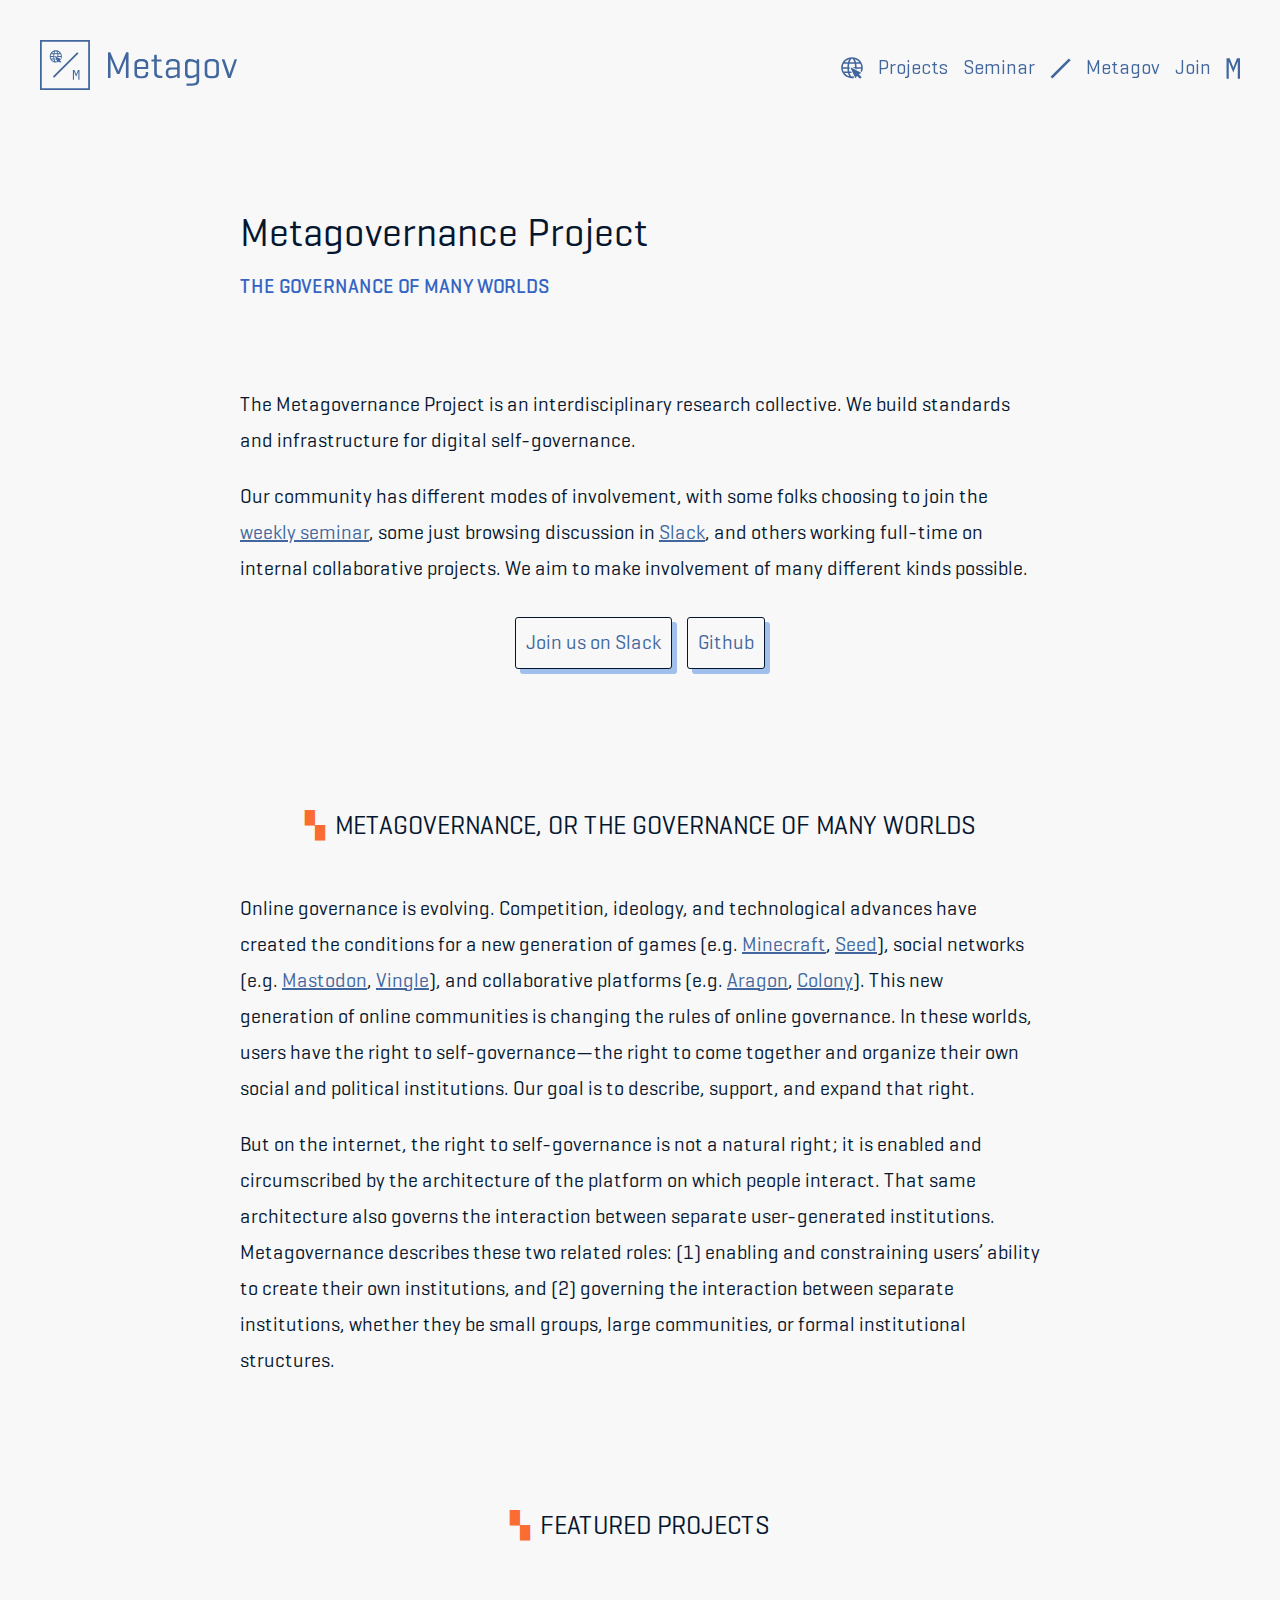
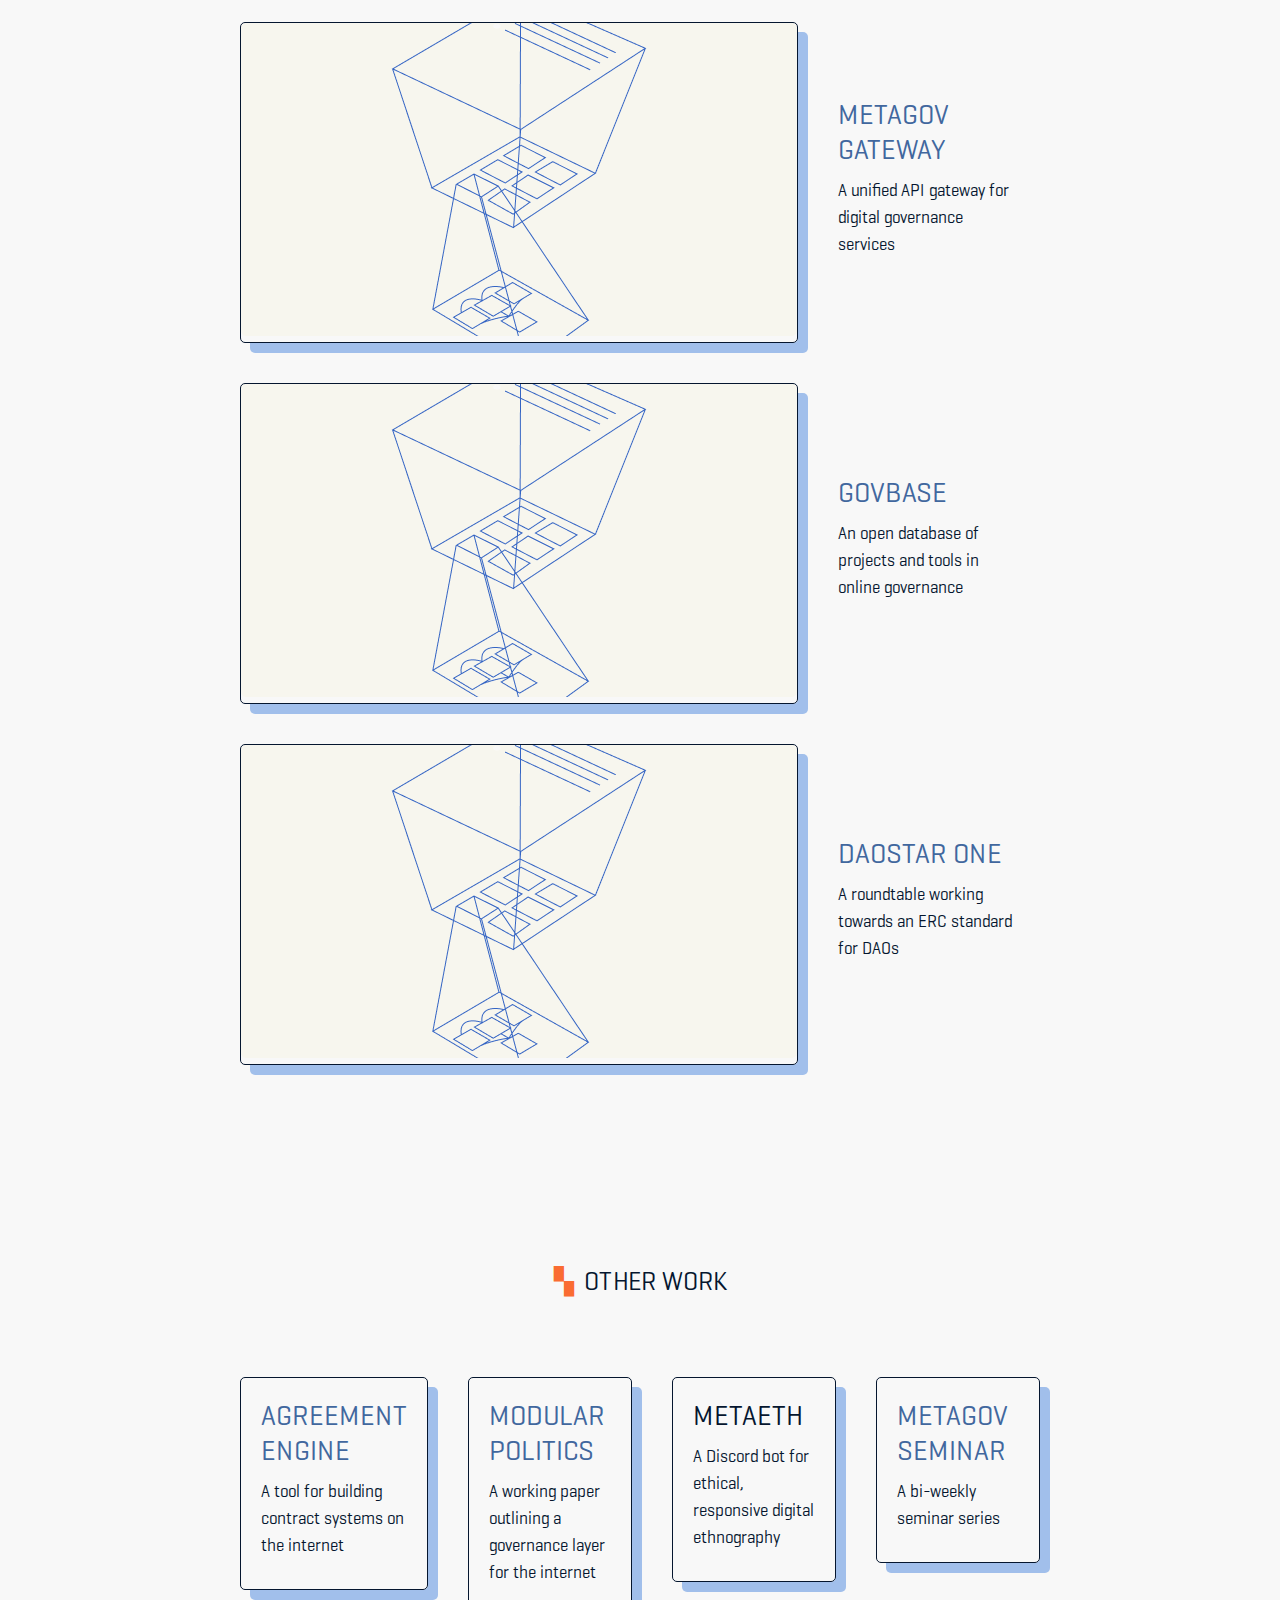
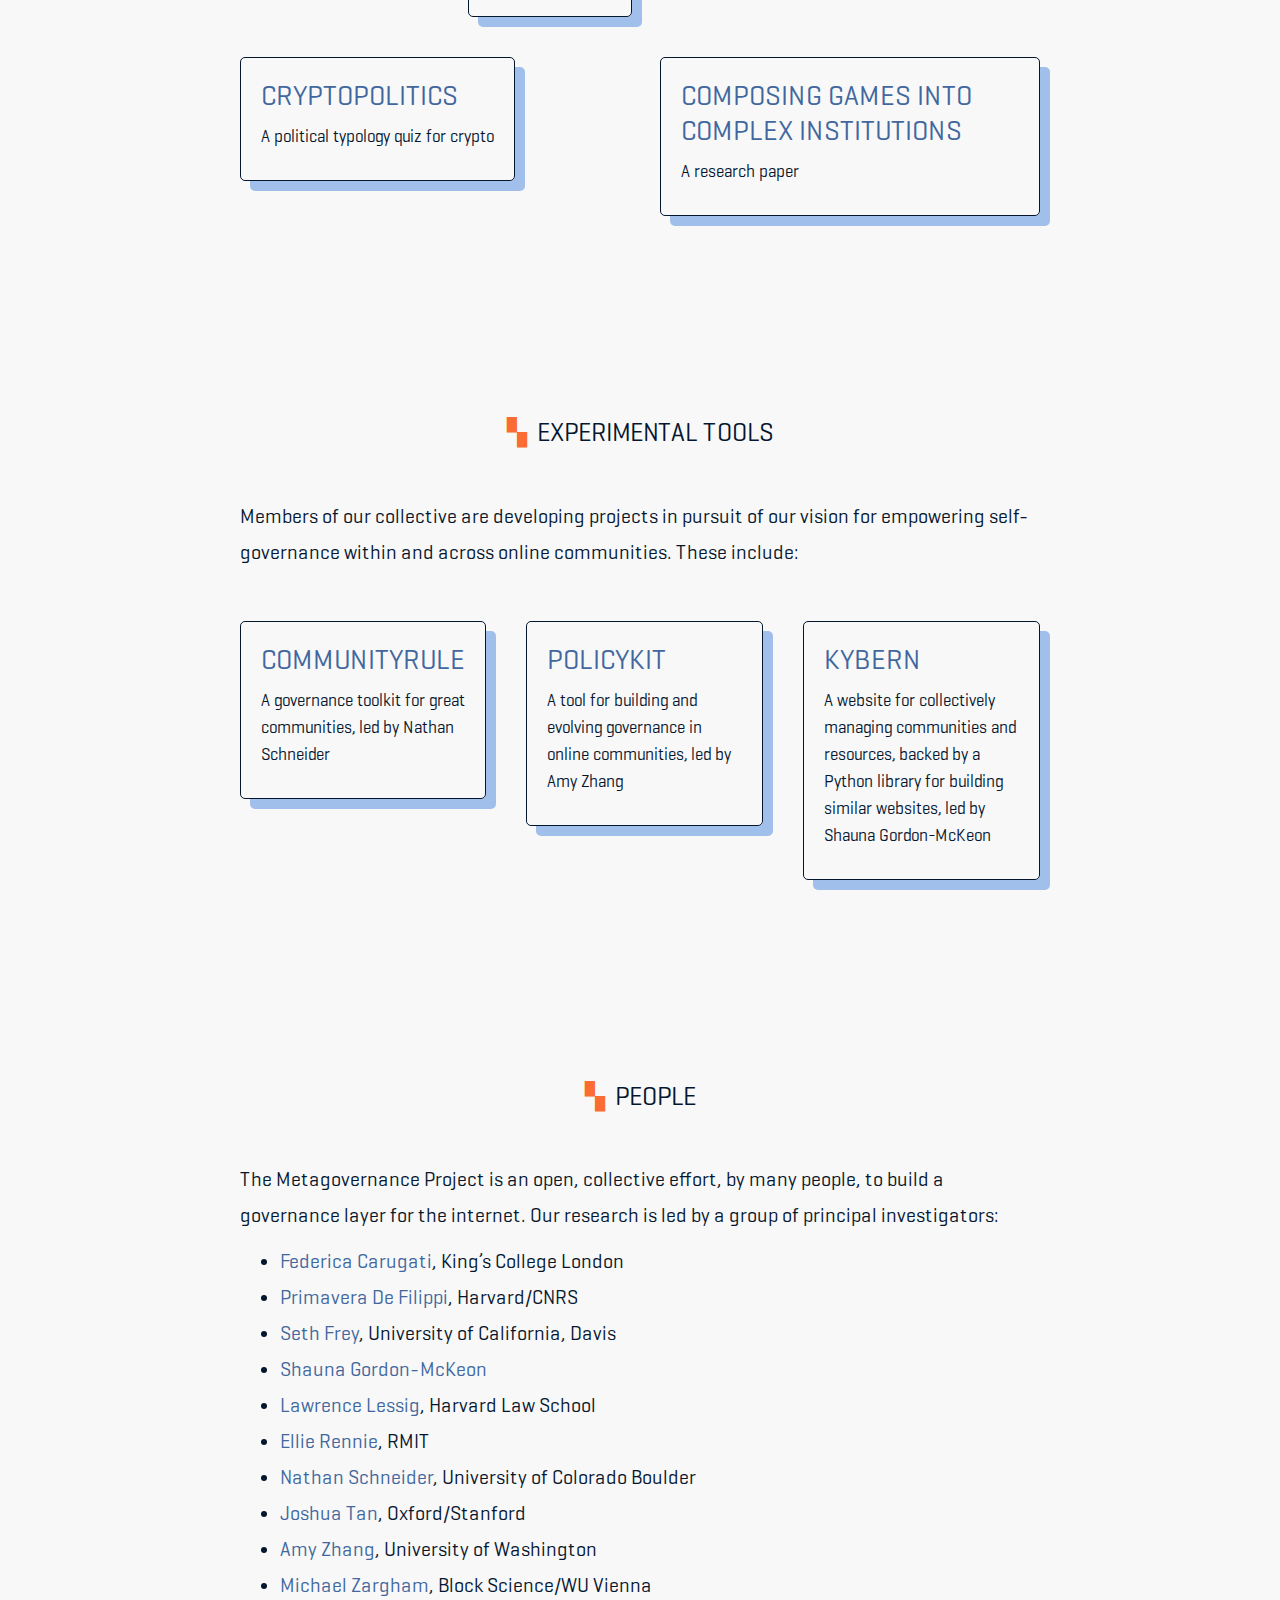
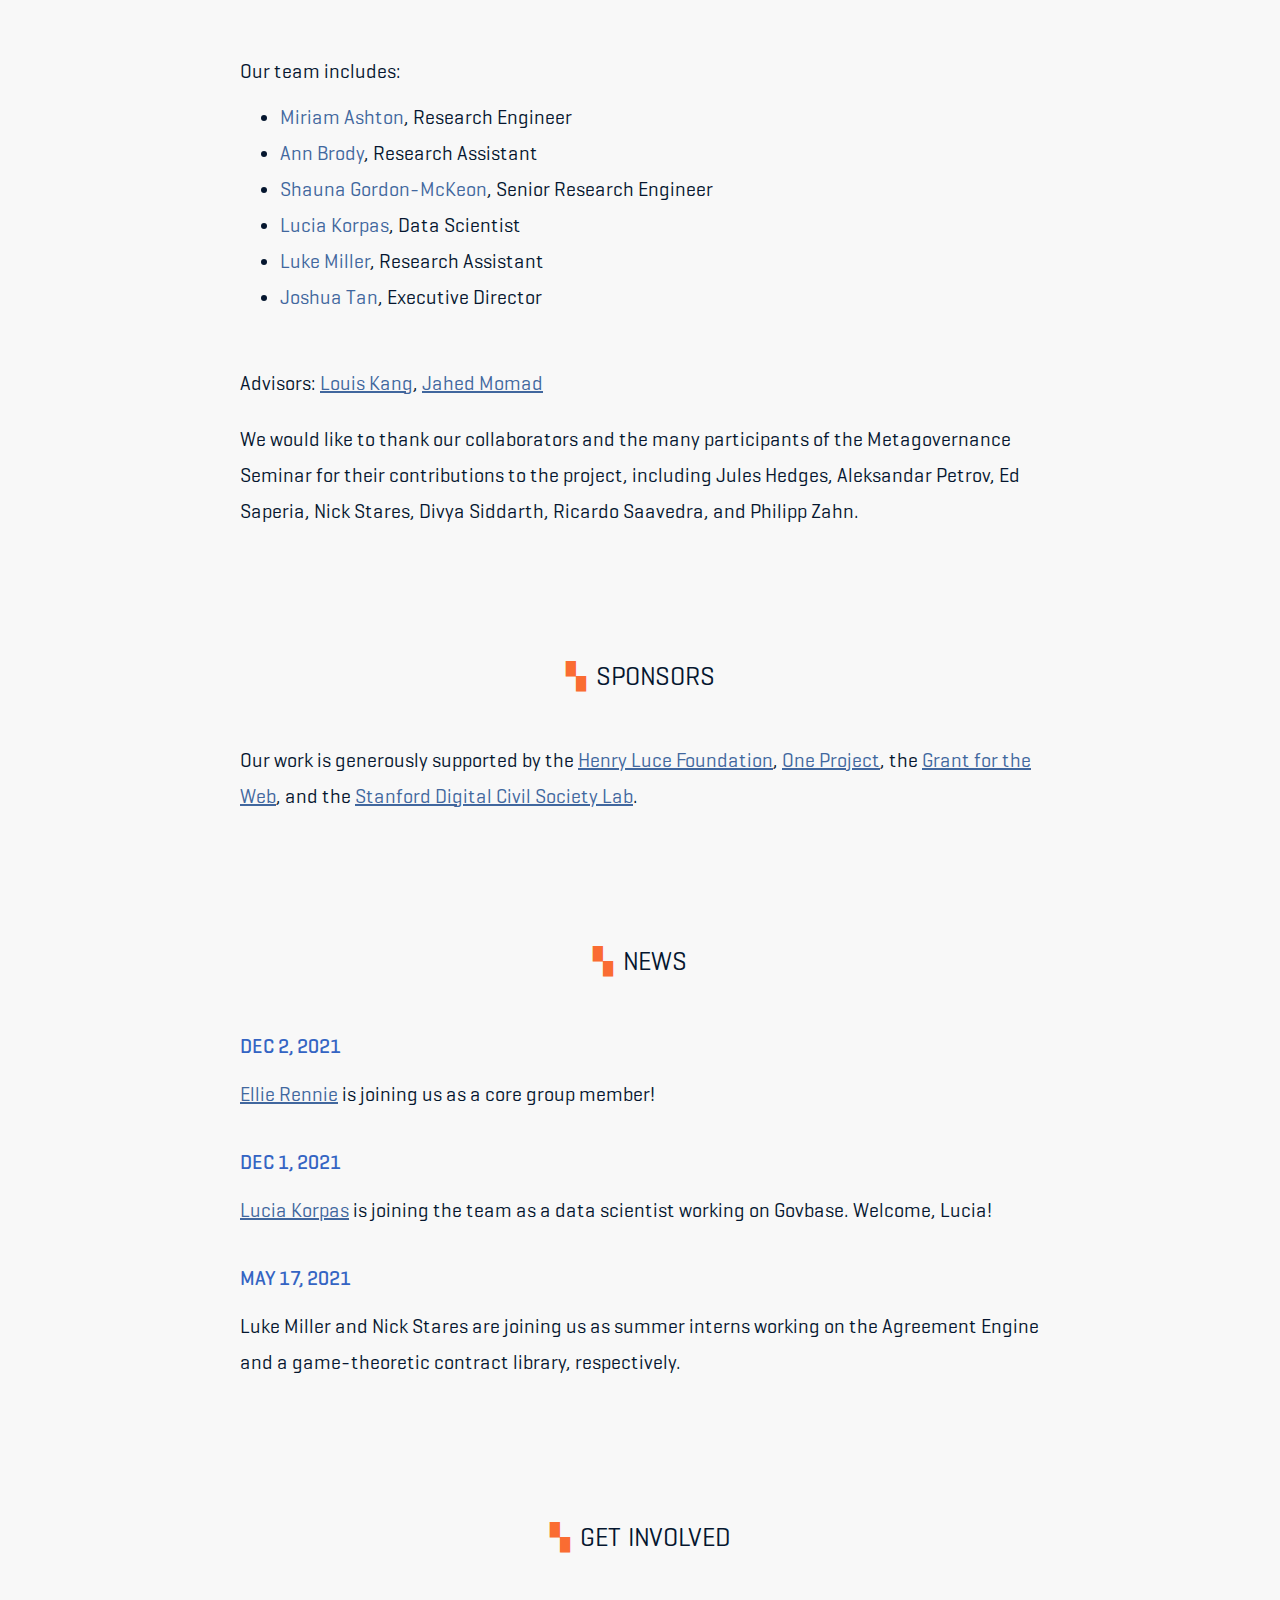
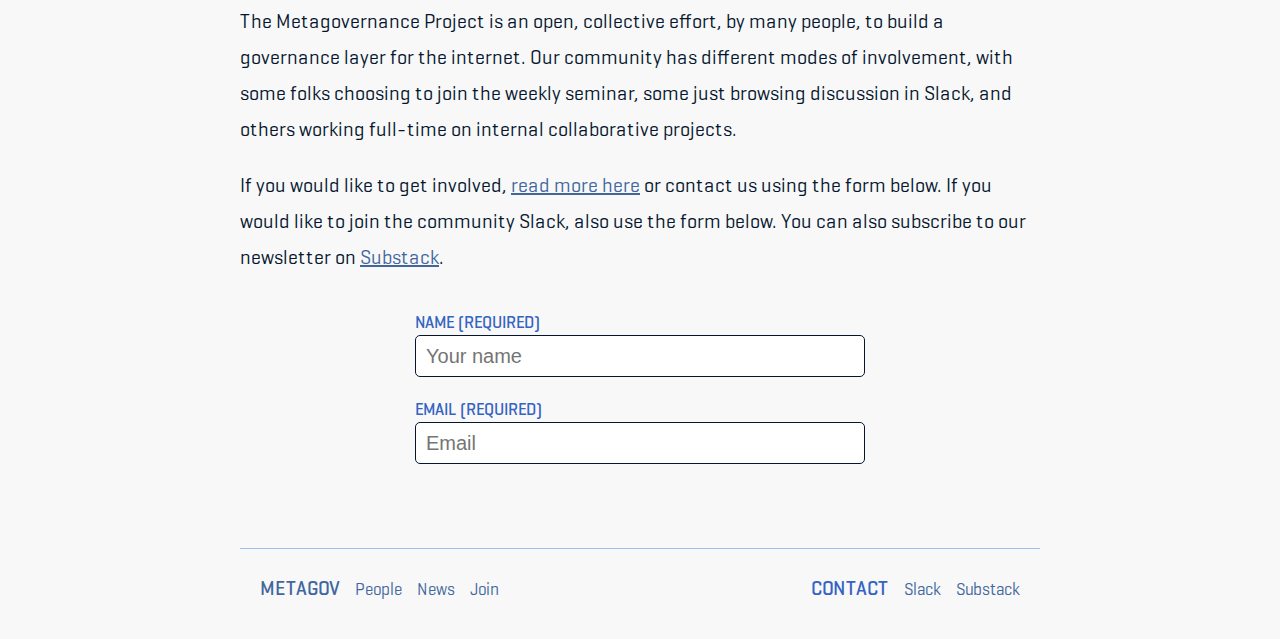
<file: index.html>
<!doctype html>
<html>
<head>
	<meta charset="utf-8">
	<meta name="description" content="">
	<meta name="viewport" content="width=device-width, initial-scale=1">
	<title>Metagov | Gateway</title>

	<link rel="stylesheet" href="assets/style.css">
	<link rel="stylesheet" href="https://cdnjs.cloudflare.com/ajax/libs/animate.css/4.1.1/animate.min.css" />

</head>

<body data-spy="scroll" data-offset="0">

	<header>
		<a href="index.html"><img src="img/logo_full.svg" class="logo" /></a>
		
		<nav class="menu">
			<img src="img/globe.svg" height="22px" />
			<a href="/projects">Projects</a>
			<a href="/seminar">Seminar</a>
			<img src="img/slash.svg" height="21px" />
			<a href="/about">Metagov</a>
			<a href="/join">Join</a>
			<img src="img/M.svg" height="21px" />
		</nav>
	</header>


	<main class="main">

		<section>
			<div class="title">
				<h1>Metagovernance Project</h1>
				<h4>The governance of many worlds</h4>
			</div>

			<p>The Metagovernance Project is an interdisciplinary research collective. We build standards and infrastructure for digital self-governance.</p>

			<p>Our community has different modes of involvement, with some folks choosing to join the <a href="seminar.html">weekly seminar</a>, some just browsing discussion in <a href="">Slack</a>, and others working full-time on internal collaborative projects. We aim to make involvement of many different kinds possible.</p>

			<div class="cta">
				<a href="https://metagov.slack.com/" target="_blank" class="btn">Join us on Slack</a>
				<a href="https://github.com/metagov" target="_blank" class="btn">Github</a>
			</div>
		</section>

		<section id="about">
			<h2>Metagovernance, or the governance of many worlds</h2>

			<p>Online governance is evolving. Competition, ideology, and technological advances have created the conditions for a new generation of games (e.g.  <a href="https://www.minecraft.net/en-us/realms/" target="_blank">Minecraft</a>, <a href="http://seed-project.io/" target="_blank">Seed</a>), social networks (e.g. <a href="https://joinmastodon.org/" target="_blank">Mastodon</a>, <a href="http://vingle.net/" target="_blank">Vingle</a>), and collaborative platforms (e.g. <a href="https://aragon.org/" target="_blank">Aragon</a>, <a href="https://colony.io/" target="_blank">Colony</a>). This new generation of online communities is changing the rules of online governance. In these worlds, users have the right to self-governance—the right to come together and organize their own social and political institutions. Our goal is to describe, support, and expand that right.</p>

			<p>But on the internet, the right to self-governance is not a natural right; it is enabled and circumscribed by the architecture of the platform on which people interact. That same architecture also governs the interaction between separate user-generated institutions. Metagovernance describes these two related roles: (1) enabling and constraining users’ ability to create their own institutions, and (2) governing the interaction between separate institutions, whether they be small groups, large communities, or formal institutional structures.</p>

		</section>


		<section id="projects">
			<h2>Featured Projects</h2>

			<div class="projects featured">

				<div class="project">
					<div class="thumbnail">
						<a href="https://gateway.metagov.org/">
							<img src="img/project.png" alt="" />
						</a>
					</div>
					
					<div class="description">
						<h3><a href="https://gateway.metagov.org/">Metagov Gateway</a></h3>
						<p class="small">A unified API gateway for digital governance services</p>
					</div>
				</div>

				<div class="project">
					<div class="thumbnail">
						<a href="https://www.metagov.org/govbase">
							<img src="img/project.png" alt="" />
						</a>
					</div>
					
					<div class="description">
						<h3><a href="https://www.metagov.org/govbase">Govbase</a></h3>
						<p class="small">An open database of projects and tools in online governance</p>
					</div>
				</div>

				<div class="project">
					<div class="thumbnail">
						<a href="https://daostar.one/">
							<img src="img/project.png" alt="" />
						</a>
					</div>
					
					<div class="description">
						<h3><a href="https://daostar.one/">DAOstar One</a></h3>
						<p class="small">A roundtable working towards an ERC standard for DAOs</p>
					</div>
				</div>
			</div>
		</section>

		<section id="work">
			<h2>Other work</h2>

			<div class="projects">


				<div class="project">
					<div class="thumbnail">
						<div class="description">
							<h3><a href="https://metagov.org/agreements">Agreement Engine</a></h3>
							<p class="small">A tool for building contract systems on the internet</p>
						</div>
					</div>
				</div>

				<div class="project">
					<div class="thumbnail">
						<div class="description">
							<h3><a href="https://www.metagov.org/modpol">Modular Politics</a></h3>
							<p class="small">A working paper outlining a governance layer for the internet</p>
						</div>
					</div>
				</div>


				<div class="project">
					<div class="thumbnail">
						<div class="description">
							<h3>Metaeth</h3>
							<p class="small">A Discord bot for ethical, responsive digital ethnography</p>
						</div>
					</div>
				</div>

				<div class="project">
					<div class="thumbnail">
						<div class="description">
							<h3><a href="https://metagov.org/seminar/">Metagov Seminar</a></h3>
							<p class="small">A bi-weekly seminar series</p>
						</div>
					</div>
				</div>

				<div class="project">
					<div class="thumbnail">
						<div class="description">
							<h3><a href="https://metagov.org/cryptopolitics">Cryptopolitics</a></h3>
							<p class="small">A political typology quiz for crypto</p>
						</div>
					</div>
				</div>

				<div class="project">
					<div class="thumbnail">
						<div class="description">
							<h3><a href="https://arxiv.org/abs/2108.05318">Composing games into complex institutions</a></h3>
							<p class="small">A research paper</p>
						</div>
					</div>
				</div>

			</div>
		</section>


		<section id="tools">
			<h2>Experimental Tools</h2>

			<p>Members of our collective are developing projects in pursuit of our vision for empowering self-governance within and across online communities. These include:</p>

			<div class="projects">
				<div class="project">
					<div class="thumbnail">
						<div class="description">
							<h3><a href="https://communityrule.info/" target="_blank">CommunityRule</a></h3>
							<p class="small">A governance toolkit for great communities, led by Nathan Schneider</p>
						</div>
					</div>
				</div>

				<div class="project">
					<div class="thumbnail">
						<div class="description">
							<h3><a href="https://policykit.org/" target="_blank">PolicyKit</a></h3>
							<p class="small">A tool for building and evolving governance in online communities, led by Amy Zhang</p>
						</div>
					</div>
				</div>

				<div class="project">
					<div class="thumbnail">
						<div class="description">
							<h3><a href="http://www.kybern.org/" target="_blank">Kybern</a></h3>
							<p class="small">A website for collectively managing communities and resources, backed by a Python library for building similar websites, led by Shauna Gordon-McKeon</p>
						</div>
					</div>
				</div>

			</div>

		</section>


		<section id="people">
			<h2>People</h2>

			<p>The Metagovernance Project is an open, collective effort, by many people, to build a governance layer for the internet. Our research is led by a group of principal investigators:</p>

			<ul class="people">
				<li><a href="https://casbs.stanford.edu/people/federica-carugati" target="_blank">Federica Carugati</a>, King’s College London</li>
			
				<li><a href="https://cyber.harvard.edu/people/pdefilippi" target="_blank">Primavera De Filippi</a>, Harvard/CNRS</li>
			
				<li><a href="https://communication.ucdavis.edu/people/sethfrey" target="_blank">Seth Frey</a>, University of California, Davis</li>

				<li><a href="http://www.shaunagm.net/" target="_blank">Shauna Gordon-McKeon</a></li>
			
				<li><a href="http://www.lessig.org/about/" target="_blank">Lawrence Lessig</a>, Harvard Law School</li>
			
				<li><a href="https://www.rmit.edu.au/contact/staff-contacts/academic-staff/r/rennie-professor-ellie" target="_blank">Ellie Rennie</a>, RMIT</li>
			
				<li><a href="https://www.colorado.edu/cmci/people/media-studies/nathan-schneider" target="_blank">Nathan Schneider</a>, University of Colorado Boulder</li>
			
				<li><a href="http://www.joshuatan.com/research/" target="_blank">Joshua Tan</a>, Oxford/Stanford</li>
			
				<li><a href="https://homes.cs.washington.edu/~axz/" target="_blank">Amy Zhang</a>, University of Washington</li>
			
				<li><a href="https://www.linkedin.com/in/mczargham" target="_blank">Michael Zargham</a>, Block Science/WU Vienna</li>
			</ul>
			
			<p>Our team includes:</p>

			<ul class="people">
				<li><a href="https://www.linkedin.com/in/miriamashton/" target="_blank">Miriam Ashton</a>, Research Engineer</li>
			
				<li><a href="https://www.linkedin.com/in/ann-brody-b22aa782/?originalSubdomain=ca" target="_blank">Ann Brody</a>, Research Assistant</li>
			
				<li><a href="http://www.shaunagm.net/" target="_blank">Shauna Gordon-McKeon</a>, Senior Research Engineer</li>
			
				<li><a href="https://twitter.com/luciakorpas" target="_blank">
						Lucia Korpas</a>, Data Scientist</li>

				<li><a href="https://github.com/lukvmil" target="_blank">
						Luke Miller</a>, Research Assistant</li>

				<li><a href="http://www.joshuatan.com/research/" target="_blank">
						Joshua Tan</a>, Executive Director</li>
			</ul>

			<p>Advisors: <a href="https://www.media.mit.edu/people/jskang/overview/" target="_blank">Louis Kang</a>, <a href="http://jahedmomand.com/" target="_blank">Jahed Momad</a></p>

			<p>We would like to thank our collaborators and the many participants of the Metagovernance Seminar for their contributions to the project, including Jules Hedges, Aleksandar Petrov, Ed Saperia, Nick Stares, Divya Siddarth, Ricardo Saavedra, and Philipp Zahn.</p>

		</section>


		<section id="sponsors">
			<h2>Sponsors</h2>

			<p>Our work is generously supported by the <a href="https://github.com/lukvmil" target="_blank">Henry Luce Foundation</a>, <a href="http://oneproject.org/" target="_blank">One Project</a>, the <a href="https://www.grantfortheweb.org/" target="_blank">Grant for the Web</a>, and the <a href="https://pacscenter.stanford.edu/research/digital-civil-society-lab/" target="_blank">Stanford Digital Civil Society Lab</a>.</p>			
		</section>



		<section id="sponsors">
			<h2>News</h2>

			<div class="news">
				<h4>Dec 2, 2021</h4>
				<p><a href="https://www.rmit.edu.au/contact/staff-contacts/academic-staff/r/rennie-professor-ellie" target="_blank">Ellie Rennie</a> is joining us as a core group member!</p>
			</div>

			<div class="news">
				<h4>Dec 1, 2021</h4>
				<p><a href="https://twitter.com/luciakorpas" target="_blank">Lucia Korpas</a> is joining the team as a data scientist working on Govbase. Welcome, Lucia!</p>
			</div>

			<div class="news">
				<h4>May 17, 2021</h4>
				<p>Luke Miller and Nick Stares are joining us as summer interns working on the Agreement Engine and a game-theoretic contract library, respectively.</p>
			</div>

		</section>



		<section id="sponsors">
			<h2>Get Involved</h2>

			<p>The Metagovernance Project is an open, collective effort, by many people, to build a governance layer for the internet. Our community has different modes of involvement, with some folks choosing to join the weekly seminar, some just browsing discussion in Slack, and others working full-time on internal collaborative projects.</p>
			
			<p>If you would like to get involved, <a href="https://docs.google.com/document/d/e/2PACX-1vTqTS_6RUZMqh4qlL7WuVyrfMpLM-R6X3M9P2dxyK-fjbyio9J2yiVGPOW3jksjVYbb9a24HJyhJ3qB/pub" target="_blank">read more here</a> or contact us using the form below. If you would like to join the community Slack, also use the form below. You can also subscribe to our newsletter on <a href="https://metagov.substack.com/" target="_blank">Substack</a>.</p>

			<form>
				<label>Name (required)</label>
				<input placeholder="Your name" type="text" >
	
				<label>Email (required)</label>
				<input placeholder="Email" type="text">
			</form>
			
		</section>

	</main>

	<footer>
		<div>
			<h4><a href="https://metagov.org" target="_blank">Metagov</a></h4>
			<a href="/people">People</a>
			<a href="/news">News</a>
			<a href="/join">Join</a>
		</div>
		<div>
			<h4>Contact</h4>
			<a href="https://metagov.slack.com/" target="_blank">Slack</a>
			<a href="https://metagov.substack.com/" target="_blank">Substack</a>
		</div>
	</footer>


	<script src="assets/main.js"></script>

</body>
</html>
</file>
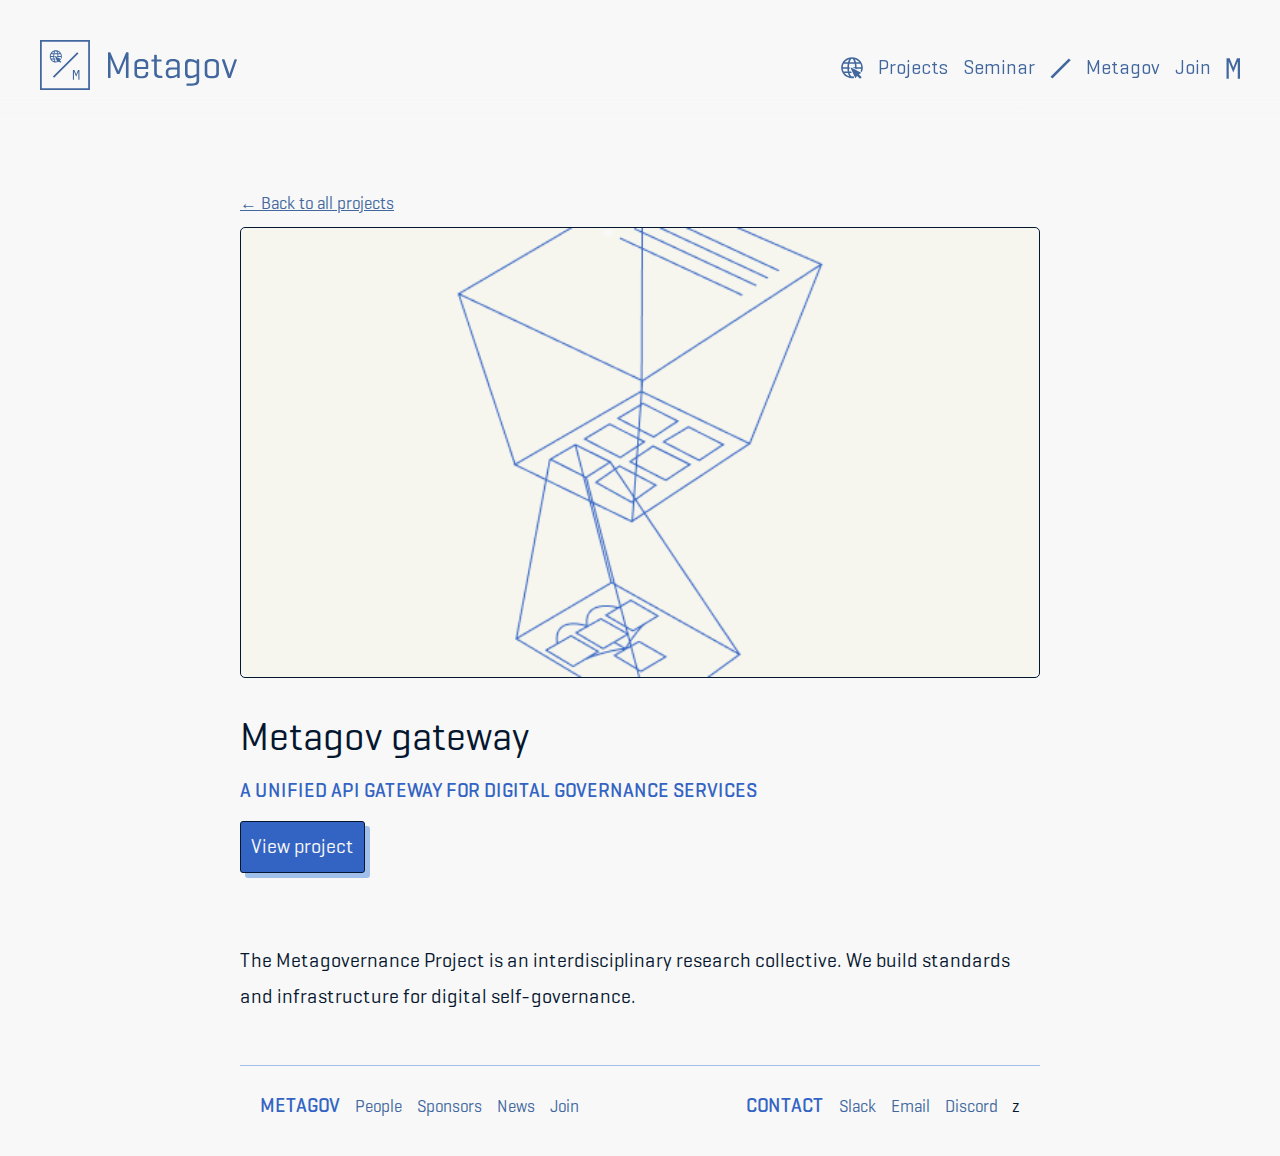
<file: project.html>
<!doctype html>
<html>
<head>
	<meta charset="utf-8">
	<meta name="description" content="">
	<meta name="viewport" content="width=device-width, initial-scale=1">
	<title>Metagov | Gateway</title>

	<link rel="stylesheet" href="assets/style.css">
	<link rel="stylesheet" href="https://cdnjs.cloudflare.com/ajax/libs/animate.css/4.1.1/animate.min.css" />

	<script src="https://get.mavo.io/stable/mavo.js"></script>
	<link rel="stylesheet" href="https://get.mavo.io/stable/mavo.css">

</head>

<body data-spy="scroll" data-offset="0">

	<header>
		<a href="index.html"><img src="img/logo_full.svg" class="logo" /></a>

		<nav class="menu">
			<img src="img/globe.svg" height="22px" />
			<a href="">Projects</a>
			<a href="">Seminar</a>
			<img src="img/slash.svg" height="21px" />
			<a href="">Metagov</a>
			<a href="">Join</a>
			<img src="img/M.svg" height="21px" />
		</nav>
	</header>


	<main class="main">

		<section>
			<div class="feature">
				<p class="small"><a href="index.html">&larr; Back to all projects</a></p>
				<img src="img/project.png" alt="" />
			</div>
			<div class="title">
				<h1>Metagov gateway</h1>
				<h4>A unified API gateway for digital governance services</h4>

				<a href="#" class="btn primary">View project</a>
			</div>

			<p>The Metagovernance Project is an interdisciplinary research collective. We build standards and infrastructure for digital self-governance.</p>
		</section>

	</main>

	<footer>
		<div>
			<h4>Metagov</h4>
			<a href="">People</a>
			<a href="">Sponsors</a>
			<a href="">News</a>
			<a href="https://metagov.org/join">Join</a>
		</div>
		<div>
			<h4>Contact</h4>
			<a href="">Slack</a>
			<a href="">Email</a>
			<a href="">Discord</a>z
		</div>
	</footer>


	<script src="assets/main.js"></script>

</body>
</html>
</file>
<file: assets/style.css>
/* Font imports */
@font-face {
  font-family: 'Geogrotesque';
  src: url('Geogrotesque-Medium.woff2') format('woff2'),
      url('Geogrotesque-Medium.woff') format('woff');
  font-weight: bold;
  font-style: normal;
  font-display: swap;
}

@font-face {
  font-family: 'Geogrotesque';
  src: url('Geogrotesque-Regular.woff2') format('woff2'),
      url('Geogrotesque-Regular.woff') format('woff');
  font-weight: normal;
  font-style: normal;
  font-display: swap;
}




/* Global settings */
*,
*::before,
*::after {
  box-sizing: border-box;
}


:root {
  --clr-light: #F8F8F8;
  --clr-dark: #05162F;
  --clr-primary1: #3464C3;
  --clr-primary2: #41679E;
  --clr-primary3: #A1BFEB;
  --clr-secondary1: #F8E441;
  --clr-secondary2: #FFEDBF;
  --clr-accent: #FA6C32;
  --font: 'Geogrotesque', 'Roboto Condensed', 'Roboto', 'Arial', sans-serif;
  font-size: 20px;
}

/* small screens */
@media (max-width: 640px) {
  :root {
    font-size: 18px;
  }
}

/* large screens */
@media (min-width: 1620px) {
  :root {
    font-size: 22px;
  }
}


/* Typography */
html {
  scroll-behavior: smooth;
}

body {
  background-color: var(--clr-light);
  color: var(--clr-dark);
  font-family: var(--font);
  line-height: 24px;
  font-weight: normal;
  margin: 0;
}

h1 {
  font-size: 2rem;
  line-height: 2.5rem;
  font-weight: normal;
  color: var(--clr-dark);
}
h2 {
  font-size: 1.3rem;
  line-height: 1.25em;
  font-weight: 500;
  text-transform: uppercase;
  margin: 2rem auto;
  color: var(--clr-dark);
}
h2:before {
  content: "\259A";
  color: var(--clr-accent);
  margin-right: 10px;
}
h3 {
  font-size: 1.4rem;
  line-height: 1.25em;
  font-weight: 500;
  text-transform: uppercase;
  margin: 0;
}
h4 {
  font-size: 1rem;
  line-height: 1em;
  font-weight: 600;
  text-transform: uppercase;
  margin: 0.5rem 0 1rem;
  color: var(--clr-primary1);
}

.title {
  margin-bottom: 3rem;
  align-items: stretch;
}
.title > h1 {
  margin-bottom: 1rem;
}
.title > h3 {
  color: var(--clr-primary2);
  margin: 0;
}

p {
  font-size: 1rem;
  line-height: 1.8rem;
  font-weight: normal;
  color: var(--clr-dark);
  margin: 0.5rem 0;
}
p.small {
  font-size: 0.85rem;
  line-height: 1.35rem;
  font-weight: normal;
  color: var(--clr-dark);
}



/** Links **/

a, a:link, a:visited {
  color: var(--clr-primary2);
  text-decoration: none;
  transition: 0.5s;
  /* border-bottom: 3px solid var(--clr-light); */
}
a:hover {
  /* border-bottom: 3px solid var(--clr-accent); */
  transition: 0.5s;
  color: var(--clr-accent);
  cursor: pointer;
}
p a:link {
  text-decoration: underline;
}

/** Header **/
header {
  display: flex;
  flex-direction: row;
  padding: 2rem 2rem 1rem;
  width: 100%;
  margin: 0;
  justify-content: space-between;
  align-items: center;
  flex-wrap: wrap;
  position: fixed;
  top: 0;
  background: linear-gradient(var(--clr-light) 70%, rgba(248,248,248,0) 100%)
}
.logo {
  height: 50px;
}
.logo:hover {
  fill: var(--clr-accent);
  transition: 0.5s;
  cursor: pointer;
}

/* mobile and small screens */
@media (max-width: 800px) {
  header {
    flex-direction: column;
    padding: 1rem;
    gap: 20px;
  }
  .logo {
    height: 40px;
  }
}


/** Menu **/
nav, .nav {
  display: flex;
  flex-direction: row;
  flex-wrap: wrap;
  gap: 15px;
  align-items: center;
  justify-content: center;
  font-size: 1rem;
}

/** Main sections **/
main { 
  margin: 5rem 2rem 2rem 2rem;
  display: flex;
  flex-direction: column;
  justify-items: center;
  align-items: center;
}
section {
  max-width: 800px;
  display: flex;
  flex-direction: column;
  text-align: left;
  align-items: stretch;
  margin: 4rem auto 0;
}

/** Form **/
form {
  display: block;
  max-width: 450px;
  margin: 24px auto;
}
label {
  margin-bottom: 5px;
  text-transform: uppercase;
  color: var(--clr-primary1);
  font-size: 0.85rem;
  font-weight: 600;
}
input {
  margin-bottom: 20px;
  padding: 5px 10px;
  border: 1px solid var(--clr-dark);
  border-radius: 5px;
  width: 100%;
  font-size: 1rem;
  line-height: 1.5rem;
  color: var(--clr-dark);
}



/** People **/
.people {
  margin: 0rem 0 2rem;
}
.people li {
  line-height: 1.8rem;
}

/** News **/
.news {
  margin: 0.5rem 0;
}

/** Projects **/
.projects {
  display: flex;
  flex-direction: row;
  flex-wrap: wrap;
  align-items: flex-start;
  gap: 2rem;
  margin: 2rem 0 4rem;
}
.featured {
  flex-direction: column;
}
.project {
  display: flex;
  flex-direction: row;
  justify-content: space-between;
  align-items: center;
  gap: 1rem;
  flex: 1 1 0;
}

/* thumbnail image */
.thumbnail a {
  border: 0;
}
.thumbnail {
  display: flex;
  flex-direction: column;
  align-items: center;
  border: 1px solid var(--clr-dark);
  box-shadow: 10px 10px 0 0 var(--clr-primary3);
  border-radius: 5px;
  transition: 0.5s;
}
.featured .thumbnail {
  flex-shrink: 0;
}
.thumbnail img {
  width: 100%;
}
.thumbnail:hover {
  box-shadow: 3px 3px 0 0 var(--clr-primary2);
  cursor: pointer;
  transition: 0.5s;
  background-color: var(--clr-secondary2);
}
.thumbnail:hover h3 a {
  color: var(--clr-accent);
  transition: 0.5s;
}
.description {
  margin: 1rem;
  align-items: center;
}


/* mobile and small screens */
@media (max-width: 800px) {
  main {
    margin-top: 6rem;
  }
  section {
    margin: 3rem auto 0;
  }
  .projects {
    gap: 2rem;
    align-self: flex-start;
    flex-direction: column;
    align-items: stretch;
  }
  .project {
    flex-direction: column;
    align-items: stretch;
    gap: 1rem;
    flex-grow: 1;
    text-align: center;
  }
  .thumbnail img {
    min-width: auto;
  }
}

.feature img {
  border: 1px solid var(--clr-dark);
  border-radius: 5px;
  width: 100%;
}


/** Footer **/

footer {
  max-width: 800px;
  display: flex;
  flex-direction: row;
  justify-content: space-between;
  flex-wrap: wrap;
  gap: 8px;
  margin: 2rem auto 0rem;
  padding: 1rem;
  border-top: 1px solid var(--clr-primary3);
}
footer > div {
  display: flex;
  flex-direction: row;
  gap: 15px;
  align-items: baseline;
  font-size: 0.85rem;
  line-height: 1.25rem;
}


/* Buttons */
.cta {
  display: flex;
  flex-direction: row;
  gap: 15px;
  margin: 1rem auto;
}
.btn {
  font-family: var(--font);
  text-decoration: none;
  padding: 0.25rem 0.5rem;
  font-size: 1rem;
  line-height: 2rem;
  display: inline-block;
  border: 1px solid var(--clr-dark);
  border-radius: 3px;
  box-shadow: 5px 5px 0 0 var(--clr-primary3); 
  color: var(--clr-dark);
  background-color: var(--clr-light);
}
.btn:hover {
  color: var(--clr-light);
  background-color: var(--clr-primary1);
  box-shadow: 2px 2px 0 0 var(--clr-primary3); 
  transition: 0.5s;
  cursor: pointer;
}


.btn.primary {
  color: var(--clr-light);
  background-color: var(--clr-primary1);
}

.btn.primary:hover {
  color: var(--clr-dark);
  background-color: var(--clr-light);
  transition: 0.5s;
}
</file>
